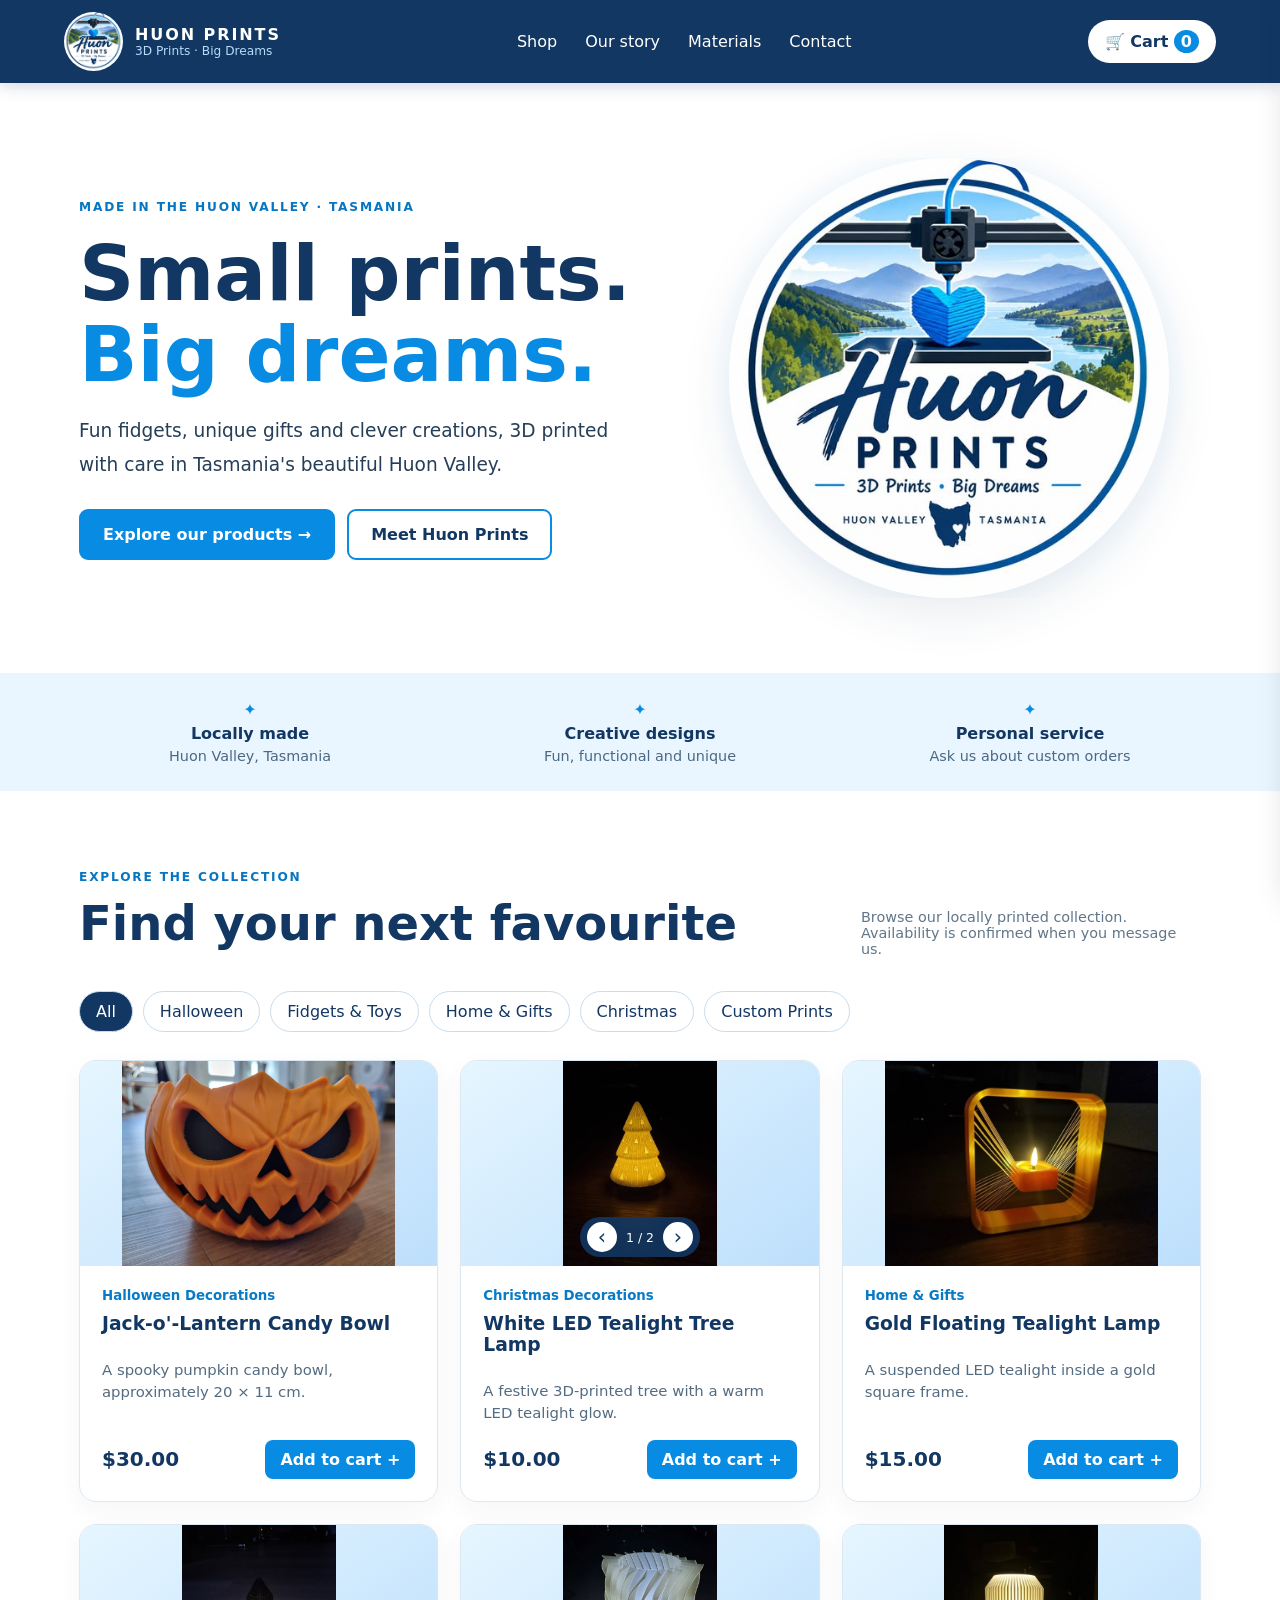
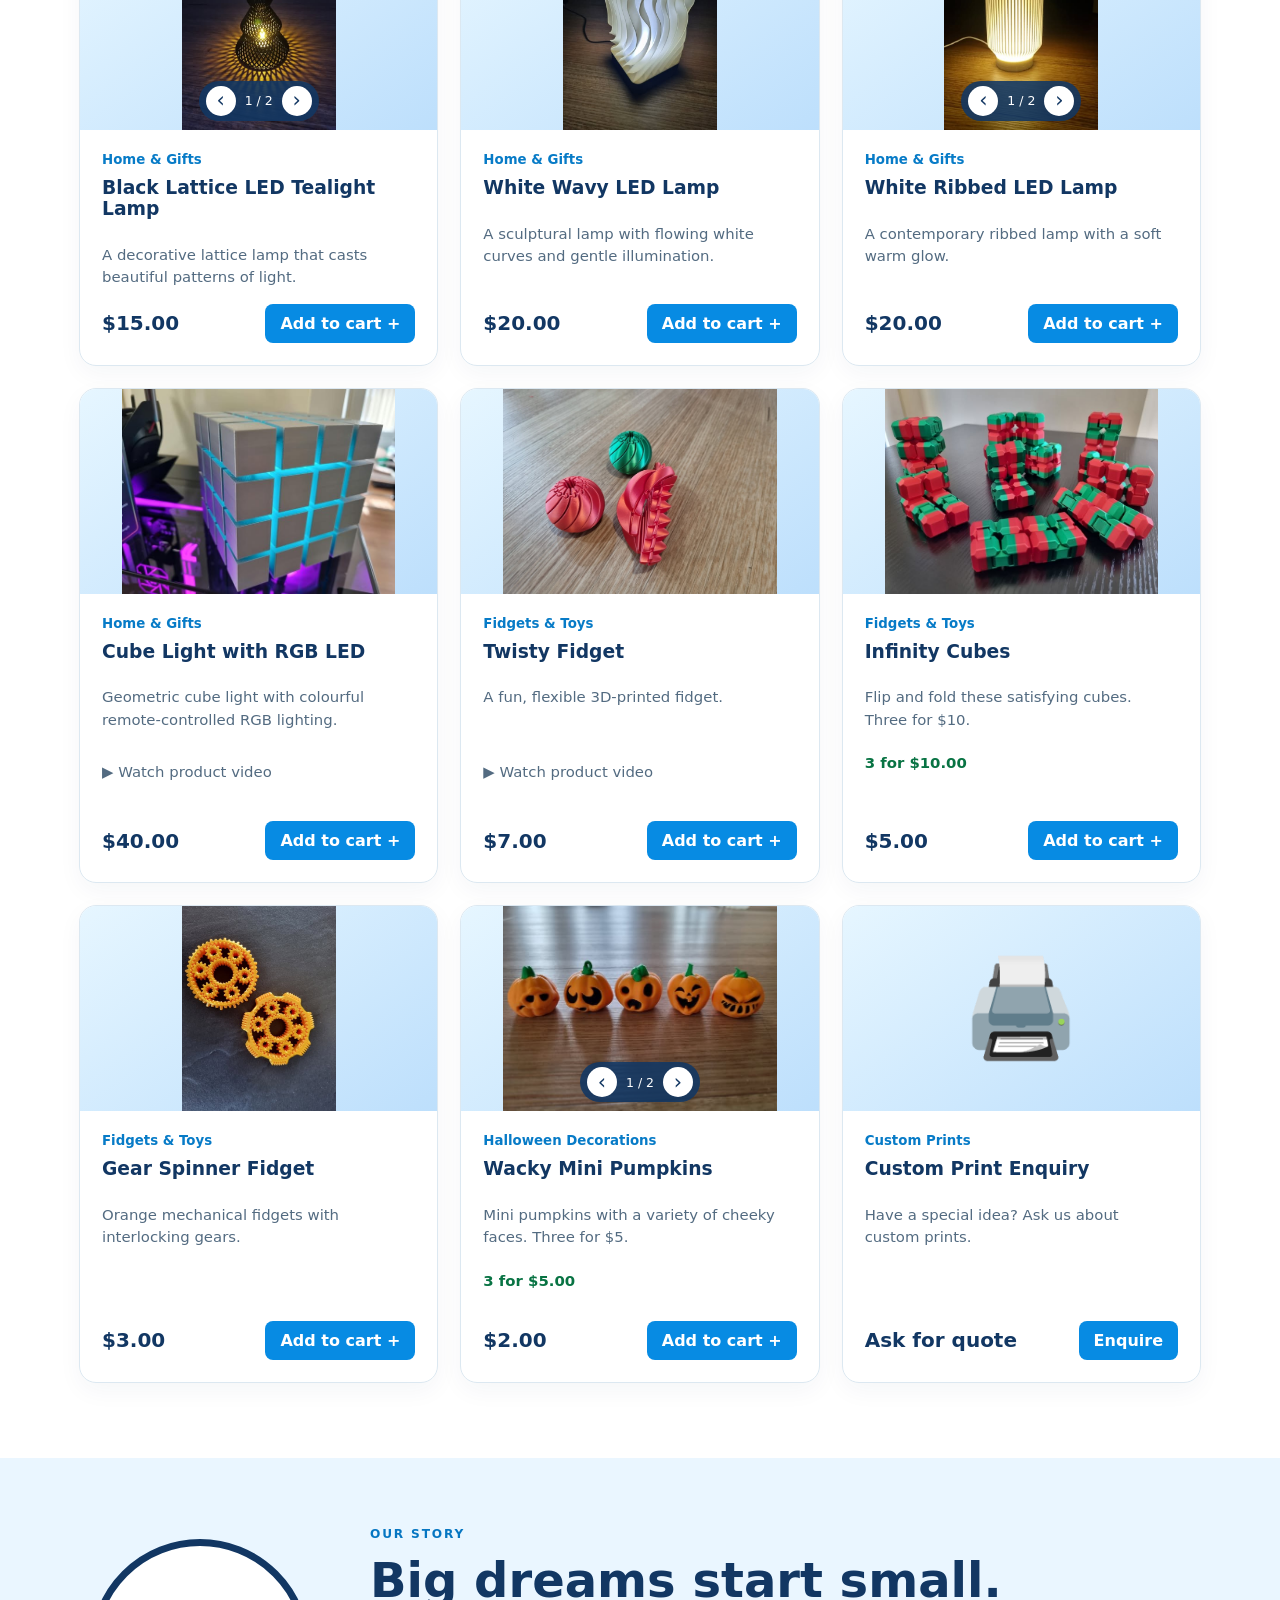
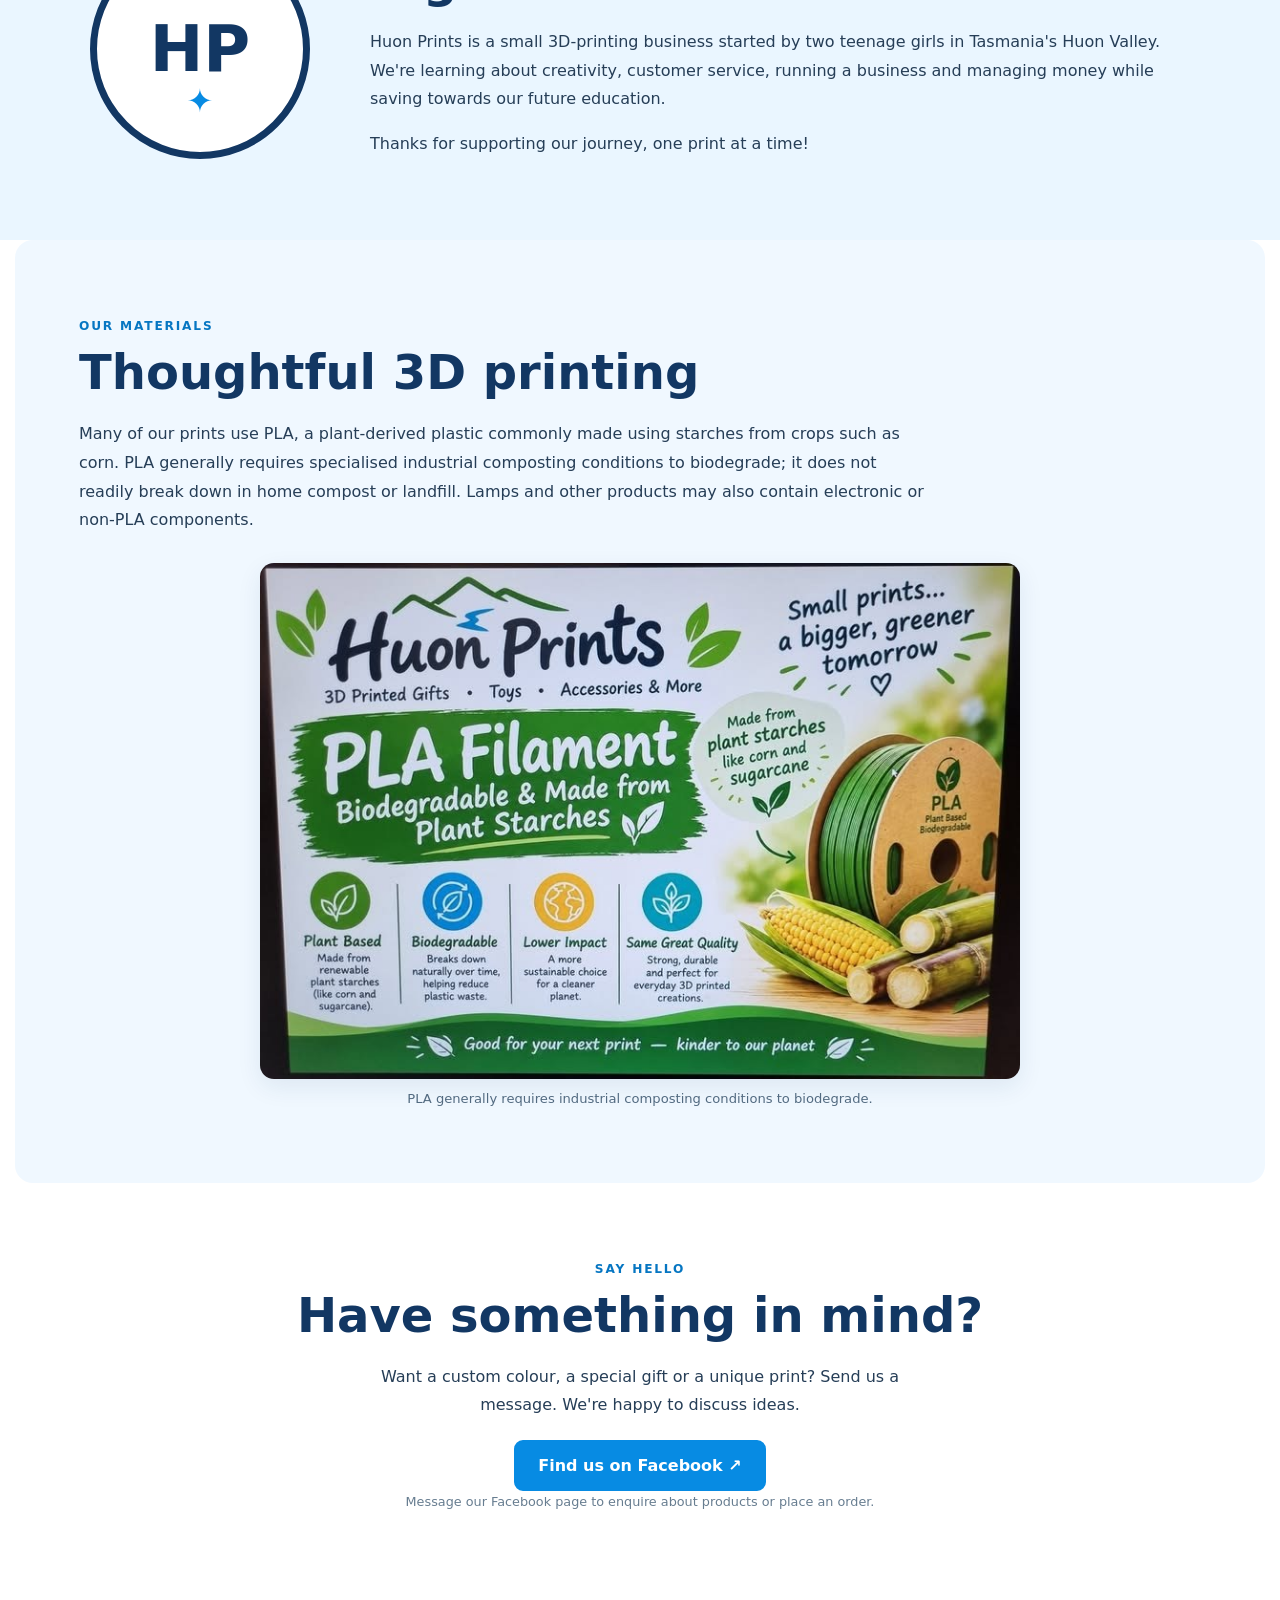
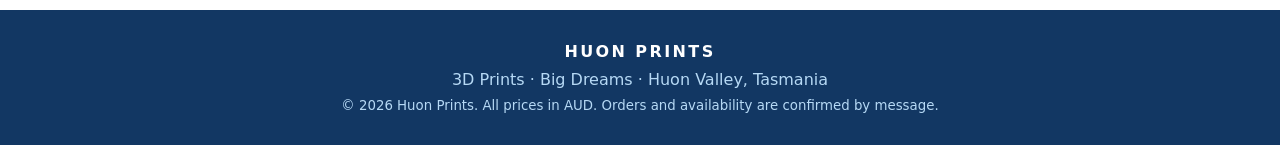
<file: index.html>
<!doctype html><html lang="en"><head><meta charset="utf-8"><meta name="viewport" content="width=device-width,initial-scale=1"><meta name="description" content="Huon Prints — creative 3D printed gifts, fidgets and custom prints from Tasmania's Huon Valley."><title>Huon Prints | 3D Prints · Big Dreams</title><link rel="stylesheet" href="styles.css"></head><body><header class="site-header"><a class="brand" href="#home"><img src="assets/huon-prints-logo.png" alt="Huon Prints logo"><span><strong>HUON PRINTS</strong><small>3D Prints · Big Dreams</small></span></a><nav aria-label="Main navigation"><a href="#products">Shop</a><a href="#about">Our story</a><a href="#materials">Materials</a><a href="#contact">Contact</a></nav><button class="cart-trigger" id="cartButton" aria-label="Open shopping cart">🛒 Cart <span id="cartCount">0</span></button></header><main id="home"><section class="hero"><div class="hero-copy"><span class="eyebrow">MADE IN THE HUON VALLEY · TASMANIA</span><h1>Small prints.<br><em>Big dreams.</em></h1><p>Fun fidgets, unique gifts and clever creations, 3D printed with care in Tasmania's beautiful Huon Valley.</p><div class="actions"><a class="button primary" href="#products">Explore our products →</a><a class="button secondary" href="#about">Meet Huon Prints</a></div></div><div class="hero-art"><img src="assets/huon-prints-logo.png" alt="Huon Prints, featuring a 3D printer and Huon Valley scenery"></div></section><section class="features"><div>✦ <strong>Locally made</strong><span>Huon Valley, Tasmania</span></div><div>✦ <strong>Creative designs</strong><span>Fun, functional and unique</span></div><div>✦ <strong>Personal service</strong><span>Ask us about custom orders</span></div></section><section class="section" id="products"><div class="section-head"><div><span class="eyebrow">EXPLORE THE COLLECTION</span><h2>Find your next favourite</h2></div><p>Browse our locally printed collection. Availability is confirmed when you message us.</p></div><div class="filters" id="filters" aria-label="Filter products"><button class="active" data-filter="All">All</button><button data-filter="Halloween Decorations">Halloween</button><button data-filter="Fidgets & Toys">Fidgets & Toys</button><button data-filter="Home & Gifts">Home & Gifts</button><button data-filter="Christmas Decorations">Christmas</button><button data-filter="Custom Prints">Custom Prints</button></div><div class="product-grid" id="productGrid"></div></section><section class="story" id="about"><div class="story-mark">HP<span>✦</span></div><div><span class="eyebrow">OUR STORY</span><h2>Big dreams start small.</h2><p>Huon Prints is a small 3D-printing business started by two teenage girls in Tasmania's Huon Valley. We're learning about creativity, customer service, running a business and managing money while saving towards our future education.</p><p>Thanks for supporting our journey, one print at a time!</p></div></section><section class="section materials" id="materials"><span class="eyebrow">OUR MATERIALS</span><h2>Thoughtful 3D printing</h2><p>Many of our prints use PLA, a plant-derived plastic commonly made using starches from crops such as corn. PLA generally requires specialised industrial composting conditions to biodegrade; it does not readily break down in home compost or landfill. Lamps and other products may also contain electronic or non-PLA components.</p><figure class="materials-sign"><img src="assets/pla-information-sign.jpg" alt="Huon Prints information sign about PLA made from plant starches including corn and sugarcane" loading="lazy"><figcaption>PLA generally requires industrial composting conditions to biodegrade.</figcaption></figure></section><section class="section contact" id="contact"><span class="eyebrow">SAY HELLO</span><h2>Have something in mind?</h2><p>Want a custom colour, a special gift or a unique print? Send us a message. We're happy to discuss ideas.</p><a class="button primary" id="facebookLink" href="https://www.facebook.com/profile.php?id=61594688200593" target="_blank" rel="noopener noreferrer">Find us on Facebook ↗</a><p class="fine">Message our Facebook page to enquire about products or place an order.</p></section></main><footer><strong>HUON PRINTS</strong><span>3D Prints · Big Dreams · Huon Valley, Tasmania</span><small>© <span id="year"></span> Huon Prints. All prices in AUD. Orders and availability are confirmed by message.</small></footer><div class="overlay" id="overlay" hidden></div><aside class="cart" id="cart" aria-label="Shopping cart" aria-hidden="true"><div class="cart-head"><h2>Your cart</h2><button id="closeCart" aria-label="Close cart">✕</button></div><div id="cartItems" class="cart-items"></div><div class="cart-bottom"><p class="cart-total">Estimated total <strong id="cartTotal">$0.00</strong></p><label for="customerName">Your name</label><input id="customerName" placeholder="Your name"><label for="customerNotes">Colour choices or order notes</label><textarea id="customerNotes" rows="3" placeholder="Tell us what you'd like..."></textarea><button class="button primary full" id="copyOrder">Copy order details</button><p class="fine">Copy your order, then paste it into a Facebook Messenger message to Huon Prints. This does not submit an order or take payment.</p><a class="button secondary full" href="https://www.facebook.com/profile.php?id=61594688200593" target="_blank" rel="noopener noreferrer" id="cartFacebook">Open Facebook ↗</a><p id="copyStatus" role="status"></p></div></aside><script src="catalogue.js"></script><script src="script.js"></script></body></html>
</file>
<file: styles.css>
:root{--navy:#123763;--blue:#078be3;--sky:#79c8f5;--pale:#eaf6ff;--ink:#263e57;--white:#fff}*{box-sizing:border-box}html{scroll-behavior:smooth}body{margin:0;font-family:system-ui,-apple-system,Segoe UI,Arial,sans-serif;color:var(--ink);background:#fff}button,input,textarea{font:inherit}button,a{touch-action:manipulation}a{text-decoration:none;color:inherit}.site-header{position:sticky;top:0;z-index:5;display:flex;align-items:center;gap:24px;justify-content:space-between;padding:12px max(5%,calc((100vw - 1200px)/2));background:var(--navy);color:white;box-shadow:0 3px 15px #0b2e5430}.brand{display:flex;align-items:center;gap:12px}.brand img{width:59px;height:59px;object-fit:cover;border-radius:50%;background:white}.brand strong{display:block;letter-spacing:.12em}.brand small{display:block;color:#b7dcfa;font-size:.76rem}.site-header nav{display:flex;gap:28px}.site-header nav a:hover{text-decoration:underline}.cart-trigger{background:#fff;color:var(--navy);border:0;border-radius:30px;padding:12px 17px;cursor:pointer;font-weight:700}.cart-trigger span{background:var(--blue);color:white;border-radius:50%;padding:2px 7px}.hero{max-width:1250px;margin:auto;padding:75px 5%;display:grid;grid-template-columns:1.15fr 1fr;align-items:center;gap:40px}.eyebrow{display:inline-block;color:#0676c2;font-size:.76rem;font-weight:800;letter-spacing:.15em}.hero h1{font-size:clamp(3rem,6vw,5.6rem);line-height:1.05;color:var(--navy);margin:19px 0}.hero h1 em{color:var(--blue);font-style:normal}.hero p{font-size:1.16rem;line-height:1.8;max-width:530px}.hero-art{background:radial-gradient(circle,#d8f0ff 0%,#f0f9ff 58%,white 72%);display:grid;place-items:center}.hero-art img{width:min(100%,440px);border-radius:50%;box-shadow:0 15px 50px #1237631a}.actions{display:flex;flex-wrap:wrap;gap:12px;margin-top:28px}.button{display:inline-flex;align-items:center;justify-content:center;padding:14px 22px;border-radius:9px;font-weight:750;cursor:pointer;border:2px solid var(--blue);text-align:center}.primary{background:var(--blue);color:#fff}.primary:hover{background:#006eb8}.secondary{color:var(--navy);background:white}.secondary:hover{background:var(--pale)}.features{display:grid;grid-template-columns:repeat(3,1fr);gap:18px;background:var(--pale);padding:27px max(5%,calc((100vw - 1200px)/2))}.features div{display:flex;flex-direction:column;gap:5px;text-align:center;color:var(--blue)}.features strong{color:var(--navy)}.features span{color:#4b6884;font-size:.9rem}.section{max-width:1250px;margin:auto;padding:75px 5%}.section-head{display:flex;align-items:end;justify-content:space-between;gap:20px}.section h2,.story h2{font-size:clamp(2rem,4vw,3rem);color:var(--navy);margin:10px 0 20px}.section-head p{max-width:340px;color:#61768a;font-size:.9rem}.filters{display:flex;gap:10px;flex-wrap:wrap;margin:20px 0 28px}.filters button{padding:10px 16px;border:1px solid #c9dcec;background:white;border-radius:22px;cursor:pointer;color:var(--navy)}.filters button.active{background:var(--navy);color:white}.product-grid{display:grid;grid-template-columns:repeat(3,1fr);gap:22px}.product{border:1px solid #dce8f1;border-radius:17px;overflow:hidden;box-shadow:0 8px 25px #1237630b}.product-art{height:205px;display:grid;place-items:center;background:linear-gradient(145deg,#e6f6ff,#bddffc);font-size:6rem}.product-body{padding:22px}.product-body small{color:#077bc7;font-weight:750}.product h3{color:var(--navy);margin:10px 0}.product p{font-size:.93rem;line-height:1.5;color:#536b81;min-height:45px}.product-bottom{display:flex;justify-content:space-between;align-items:center;gap:10px}.price{font-size:1.25rem;color:var(--navy);font-weight:800}.add{border:0;background:var(--blue);color:white;padding:10px 15px;border-radius:8px;cursor:pointer;font-weight:700}.story{background:#eaf6ff;padding:65px max(5%,calc((100vw - 1100px)/2));display:grid;grid-template-columns:220px 1fr;gap:60px;align-items:center}.story-mark{border:7px solid var(--navy);border-radius:50%;aspect-ratio:1;display:grid;place-items:center;color:var(--navy);font-size:4rem;font-weight:900;position:relative;background:#fff}.story-mark span{position:absolute;bottom:32px;color:var(--blue);font-size:2rem}.story p{line-height:1.8}.contact{text-align:center}.contact p{max-width:590px;margin:0 auto 22px;line-height:1.7}.fine{font-size:.8rem;color:#677d90;margin-top:15px}footer{background:var(--navy);color:white;display:flex;align-items:center;flex-direction:column;gap:9px;padding:32px;text-align:center}footer strong{letter-spacing:.15em}footer span,footer small{color:#b6d9f5}.overlay{position:fixed;inset:0;background:#061d36a8;z-index:9}.overlay[hidden]{display:none}.cart{position:fixed;right:0;top:0;bottom:0;width:min(430px,100%);background:#fff;z-index:10;transform:translateX(105%);transition:transform .25s;display:flex;flex-direction:column;box-shadow:-10px 0 30px #001a3240}.cart.open{transform:translateX(0)}.cart-head{display:flex;align-items:center;justify-content:space-between;padding:18px 24px;border-bottom:1px solid #ddd}.cart-head h2{margin:0;color:var(--navy)}.cart-head button{background:none;border:0;font-size:1.4rem;cursor:pointer}.cart-items{overflow:auto;flex:1;padding:20px 24px}.cart-item{display:flex;justify-content:space-between;gap:10px;padding:13px 0;border-bottom:1px solid #e4edf3}.cart-item button{background:#eaf6ff;border:0;border-radius:5px;cursor:pointer;margin:0 3px;padding:4px 9px}.cart-bottom{padding:18px 24px;border-top:1px solid #ddd;overflow:auto}.cart-total{display:flex;justify-content:space-between}.cart-bottom label{display:block;margin:12px 0 6px;font-size:.9rem;font-weight:700}.cart-bottom input,.cart-bottom textarea{width:100%;border:1px solid #b6cbdc;padding:11px;border-radius:7px}.full{width:100%;margin-top:12px}#copyStatus{color:#076b42;font-size:.9rem}@media(max-width:760px){.site-header{flex-wrap:wrap;padding:10px 4%;gap:10px}.site-header nav{order:3;width:100%;justify-content:center;gap:25px;padding-bottom:7px}.brand img{width:47px;height:47px}.brand strong{font-size:.88rem}.hero{grid-template-columns:1fr;padding:45px 6%}.hero-art{order:-1}.hero-art img{width:min(70%,280px)}.features{grid-template-columns:1fr;gap:22px}.section{padding:55px 6%}.section-head{display:block}.product-grid{grid-template-columns:repeat(2,1fr);gap:12px}.product-art{height:140px;font-size:4rem}.product-body{padding:14px}.product-bottom{flex-direction:column;align-items:stretch}.story{grid-template-columns:1fr;padding:50px 6%;gap:22px}.story-mark{width:160px;margin:auto}}@media(max-width:430px){.product-grid{grid-template-columns:1fr}.product-art{height:185px}}

.product-art img{width:100%;height:100%;object-fit:cover;display:block}

.deal{font-weight:800;color:#087343!important;margin:6px 0}.add:disabled{background:#8195a4;cursor:not-allowed}.materials{background:#f0f8ff;border-radius:18px}.materials p{max-width:850px;line-height:1.8}

/* Responsive PLA information sign and mobile shopping improvements */
.materials-sign{margin:28px auto 0;max-width:760px;text-align:center}.materials-sign img{display:block;width:100%;height:auto;max-height:650px;object-fit:contain;border-radius:14px;box-shadow:0 8px 24px #12376316}.materials-sign figcaption{font-size:.82rem;line-height:1.5;color:#526a80;margin-top:10px}.cart-item button:disabled{opacity:.4;cursor:not-allowed}.cart-bottom{overscroll-behavior:contain}.site-header nav{flex-wrap:wrap}.product h3{overflow-wrap:anywhere}@media(max-width:430px){.site-header nav{gap:12px;font-size:.86rem}.cart-bottom{padding:14px 16px}.cart-items{padding:14px 16px}.section.materials{border-radius:0}}

/* Keep product photographs and descriptions in separate, bounded card areas. */
.product{min-width:0;display:flex;flex-direction:column}
.product-art{width:100%;min-width:0;flex:0 0 205px;height:205px;overflow:hidden;position:relative}
.product-art img{display:block;width:100%;height:100%;min-width:0;min-height:0;max-width:100%;max-height:100%;object-fit:contain;object-position:center}
.product-body{min-width:0;flex:1;display:flex;flex-direction:column;overflow-wrap:anywhere}
.product-bottom{margin-top:auto}
@media(max-width:760px){.product-art{flex-basis:160px;height:160px}}
@media(max-width:430px){.product-art{flex-basis:205px;height:205px}}

/* Original photo gallery controls, shown only for products with extra photographs. */
.photo-controls{position:absolute;bottom:9px;left:50%;transform:translateX(-50%);z-index:1;display:flex;align-items:center;gap:9px;padding:5px 7px;border-radius:999px;background:rgba(18,55,99,.88);color:white;font-size:.78rem;white-space:nowrap}.photo-controls button{border:0;border-radius:50%;width:30px;height:30px;cursor:pointer;background:#fff;color:#123763;font-size:1.3rem;line-height:1}.photo-controls button:focus-visible{outline:3px solid #ffca55;outline-offset:2px}

/* Sold-out catalogue products */
.product .add:disabled{background:#697d8c;color:#fff;cursor:not-allowed;opacity:1}
.product .price:has(+ .add:disabled){color:#a02937;font-weight:850;letter-spacing:.02em}
</file>
